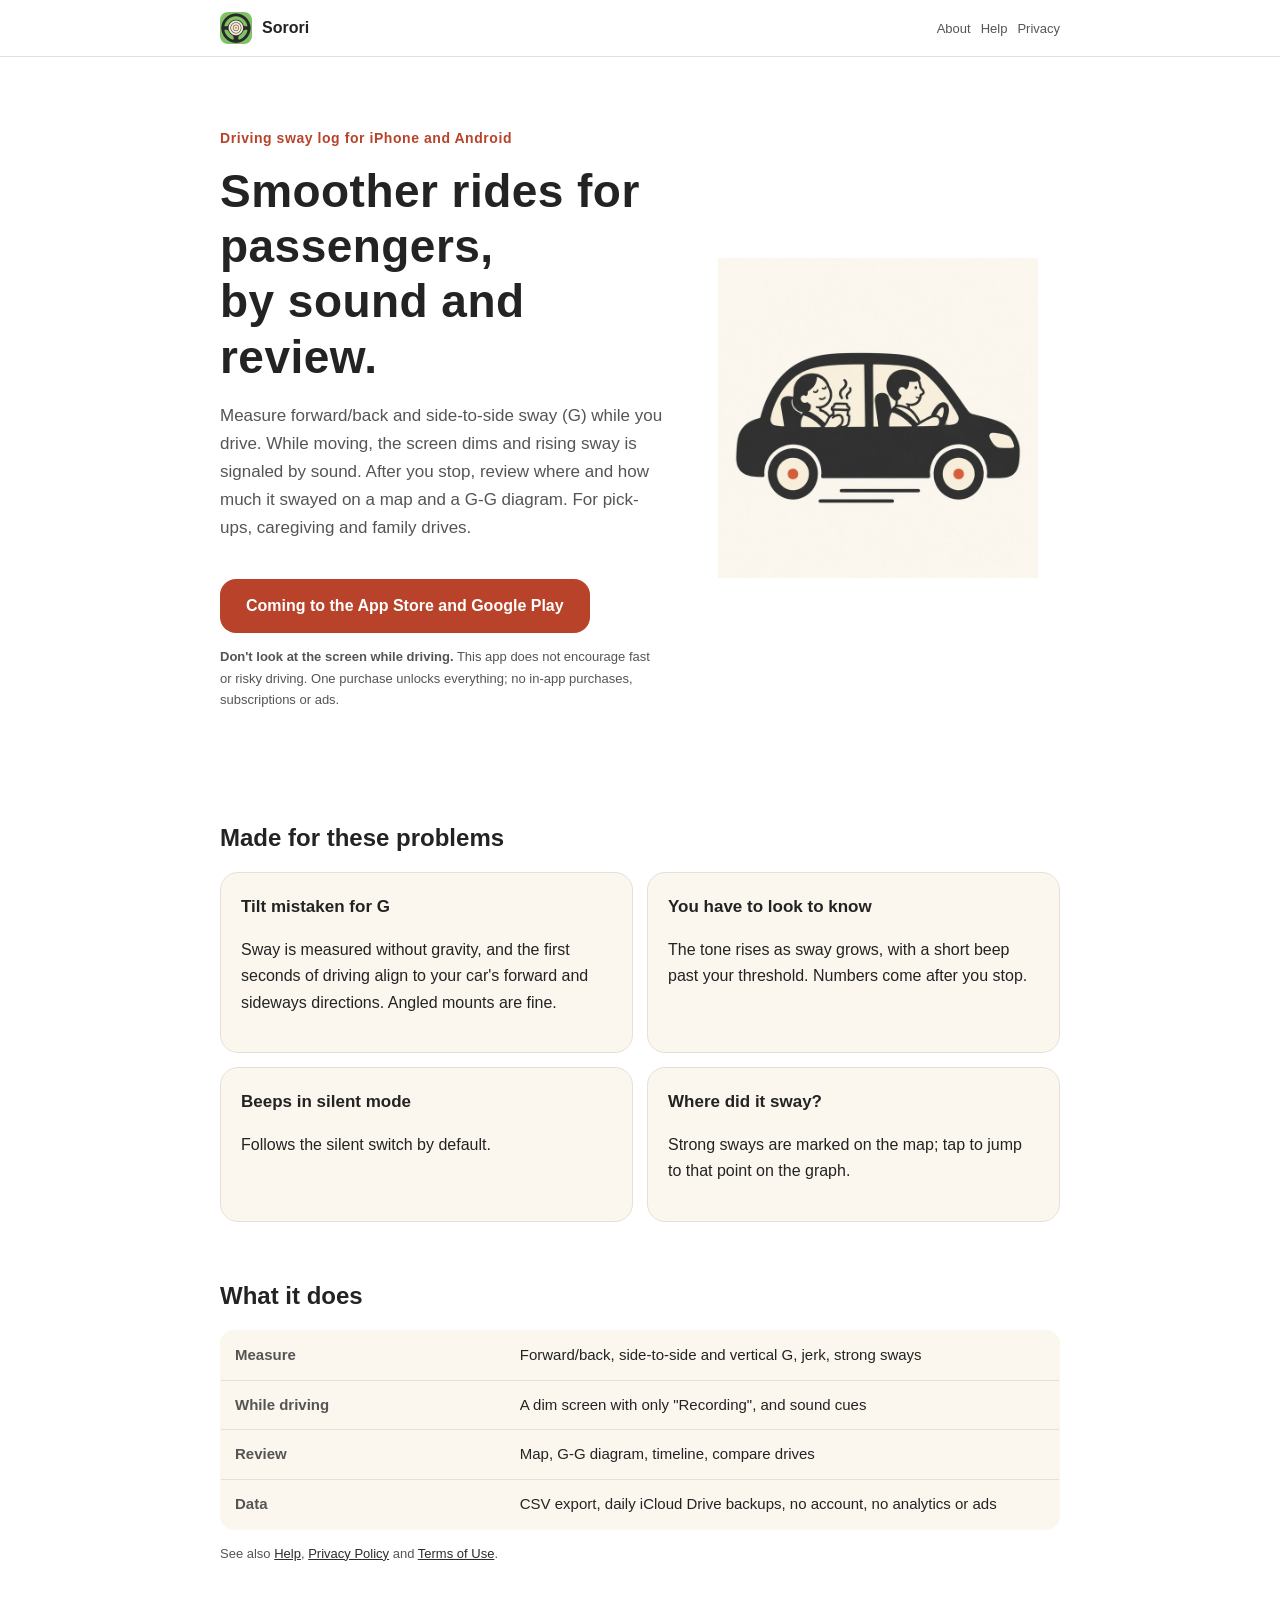
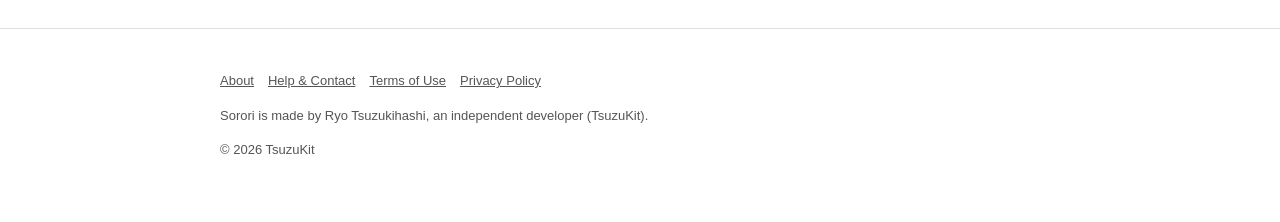
<file: index.html>
<!DOCTYPE html>
<html lang="ja" data-title-ja="そろり｜運転の G メーターと揺れの記録" data-title-en="Sorori | Smooth driving G-meter">
<head>
<meta charset="UTF-8">
<meta name="viewport" content="width=device-width, initial-scale=1">
<script>(function(){var l=navigator.languages&&navigator.languages.length?navigator.languages:[navigator.language||"ja"],p="en";for(var i=0;i<l.length;i++){var c=String(l[i]).toLowerCase();if(c.indexOf("ja")===0){p="ja";break}if(c.indexOf("en")===0){p="en";break}}var d=document.documentElement;d.lang=p;var t=d.getAttribute("data-title-"+p);if(t){document.title=t}})();</script>
<title>そろり｜運転の G メーターと揺れの記録</title>
<meta name="description" content="運転の前後と左右の揺れを測り、走っているあいだは画面を見ずに音で知らせる。止まってから地図で振り返る。同乗者が揺れない、なめらかな運転に。買い切り・広告なし。 / Measure forward and side-to-side sway while driving, hear it instead of looking, and review it on a map after you stop. For smoother rides for your passengers. One purchase, no ads.">
<meta property="og:title" content="そろり｜運転の G メーターと揺れの記録">
<meta property="og:description" content="運転の前後と左右の揺れを測り、走っているあいだは画面を見ずに音で知らせる。止まってから地図で振り返る。同乗者が揺れない、なめらかな運転に。買い切り・広告なし。">
<meta property="og:type" content="website">
<meta property="og:url" content="https://sorori.tsuzukit.com/">
<meta property="og:image" content="https://sorori.tsuzukit.com/assets/og.jpg">
<link rel="icon" href="assets/icon.png">
<link rel="apple-touch-icon" href="assets/icon.png">
<link rel="stylesheet" href="style.css">
</head>
<body>
<div data-l="ja" lang="ja">
<header class="site"><div class="wrap">
<a class="brand" href="./"><img src="assets/icon.png" alt="" width="32" height="32">そろり</a>
<nav class="site"><a href="./">紹介</a><a href="support.html">使い方</a><a href="privacy.html">プライバシー</a></nav>
</div></header>
<main class="wrap">
<section class="hero">
<div>
<p class="eyebrow">iPhone・Android の運転の揺れの記録</p>
<h1>同乗者が揺れない運転を、<br>音と振り返りで。</h1>
<p class="lead">運転の前後と左右の揺れ（G）を測ります。走っているあいだは画面を暗くして、揺れが強くなると音で知らせます。止まってから、どこでどれだけ揺れたかを地図と GG ダイアグラムで振り返れます。送迎・介護・家族のドライブに。</p>
<a class="cta" href="#store" id="store">App Store・Google Play で配信予定</a>
<p class="note"><strong>運転中は画面を見ないでください。</strong>速く走ることや危ない運転をすすめるアプリではありません。買い切りで全部の機能が使え、アプリ内課金・サブスクリプション・広告はありません。</p>
</div>
<img src="assets/hero.jpg" alt="車の中で揺れを音で知らせるイラスト" width="360">
</section>

<h2>こんな困りごとのために</h2>
<div class="grid two">
<div class="card"><h3>傾きを G と取り違える</h3><p>重力を除いた揺れを測り、走り出しの数秒で車の前後と左右に向きを合わせます。ホルダーに斜めに付けても大丈夫。</p></div>
<div class="card"><h3>画面を見ないと分からない</h3><p>揺れが強くなると音が高く、しきいをこえると短い音。数字は止まってから。</p></div>
<div class="card"><h3>マナーモードでも鳴る</h3><p>既定で消音のスイッチに従います。</p></div>
<div class="card"><h3>どこで揺れたか分からない</h3><p>強い揺れの回を地図に印。押すとその場所の揺れの線へ。</p></div>
</div>

<h2>できること</h2>
<table>
<tr><th>測る</th><td>前後・左右・上下の G・揺れの急さ（躍度）・強い揺れの回</td></tr>
<tr><th>走っているあいだ</th><td>暗い画面と「記録中」だけ・音で知らせる</td></tr>
<tr><th>振り返る</th><td>地図・GG ダイアグラム・時間の線・走行どうしの比べ</td></tr>
<tr><th>データ</th><td>CSV の書き出し・iCloud Drive の毎日の控え・アカウントなし・解析と広告なし</td></tr>
</table>
<p class="note"><a href="support.html">使い方</a>・<a href="privacy.html">プライバシーポリシー</a>・<a href="terms.html">利用規約</a>もご覧ください。</p>
</main>
<footer class="site"><div class="wrap">
<p><a href="./">紹介</a><a href="support.html">使い方とお問い合わせ</a><a href="terms.html">利用規約</a><a href="privacy.html">プライバシーポリシー</a></p>
<p>そろりは、個人開発者の續橋涼（TsuzuKit）が作っているアプリです。</p>
<p>© 2026 TsuzuKit</p>
</div></footer>
</div>
<div data-l="en" lang="en">
<header class="site"><div class="wrap">
<a class="brand" href="./"><img src="assets/icon.png" alt="" width="32" height="32">Sorori</a>
<nav class="site"><a href="./">About</a><a href="support.html">Help</a><a href="privacy.html">Privacy</a></nav>
</div></header>
<main class="wrap">
<section class="hero">
<div>
<p class="eyebrow">Driving sway log for iPhone and Android</p>
<h1>Smoother rides for passengers,<br>by sound and review.</h1>
<p class="lead">Measure forward/back and side-to-side sway (G) while you drive. While moving, the screen dims and rising sway is signaled by sound. After you stop, review where and how much it swayed on a map and a G-G diagram. For pick-ups, caregiving and family drives.</p>
<a class="cta" href="#store" id="store">Coming to the App Store and Google Play</a>
<p class="note"><strong>Don't look at the screen while driving.</strong> This app does not encourage fast or risky driving. One purchase unlocks everything; no in-app purchases, subscriptions or ads.</p>
</div>
<img src="assets/hero.jpg" alt="Illustration of sway signaled by sound in a car" width="360">
</section>

<h2>Made for these problems</h2>
<div class="grid two">
<div class="card"><h3>Tilt mistaken for G</h3><p>Sway is measured without gravity, and the first seconds of driving align to your car's forward and sideways directions. Angled mounts are fine.</p></div>
<div class="card"><h3>You have to look to know</h3><p>The tone rises as sway grows, with a short beep past your threshold. Numbers come after you stop.</p></div>
<div class="card"><h3>Beeps in silent mode</h3><p>Follows the silent switch by default.</p></div>
<div class="card"><h3>Where did it sway?</h3><p>Strong sways are marked on the map; tap to jump to that point on the graph.</p></div>
</div>

<h2>What it does</h2>
<table>
<tr><th>Measure</th><td>Forward/back, side-to-side and vertical G, jerk, strong sways</td></tr>
<tr><th>While driving</th><td>A dim screen with only "Recording", and sound cues</td></tr>
<tr><th>Review</th><td>Map, G-G diagram, timeline, compare drives</td></tr>
<tr><th>Data</th><td>CSV export, daily iCloud Drive backups, no account, no analytics or ads</td></tr>
</table>
<p class="note">See also <a href="support.html">Help</a>, <a href="privacy.html">Privacy Policy</a> and <a href="terms.html">Terms of Use</a>.</p>
</main>
<footer class="site"><div class="wrap">
<p><a href="./">About</a><a href="support.html">Help & Contact</a><a href="terms.html">Terms of Use</a><a href="privacy.html">Privacy Policy</a></p>
<p>Sorori is made by Ryo Tsuzukihashi, an independent developer (TsuzuKit).</p>
<p>© 2026 TsuzuKit</p>
</div></footer>
</div>
</body>
</html>
</file>
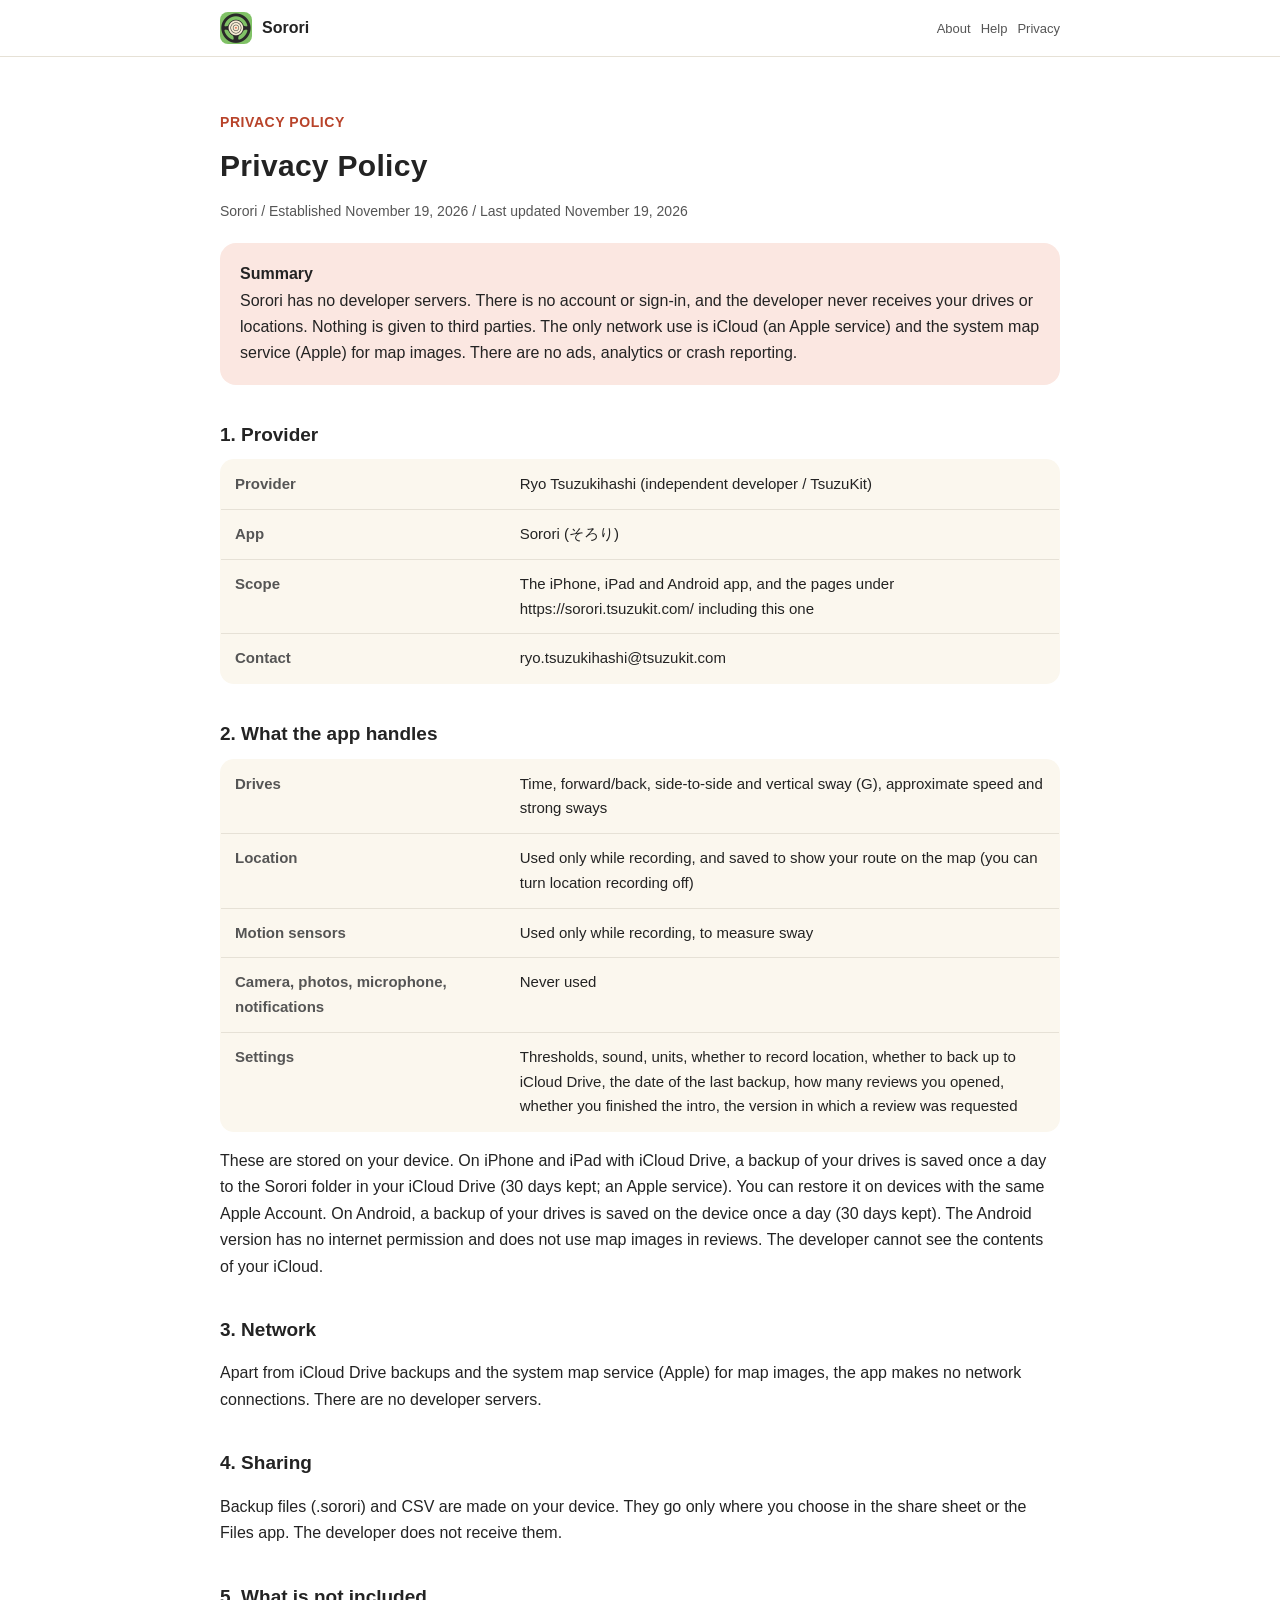
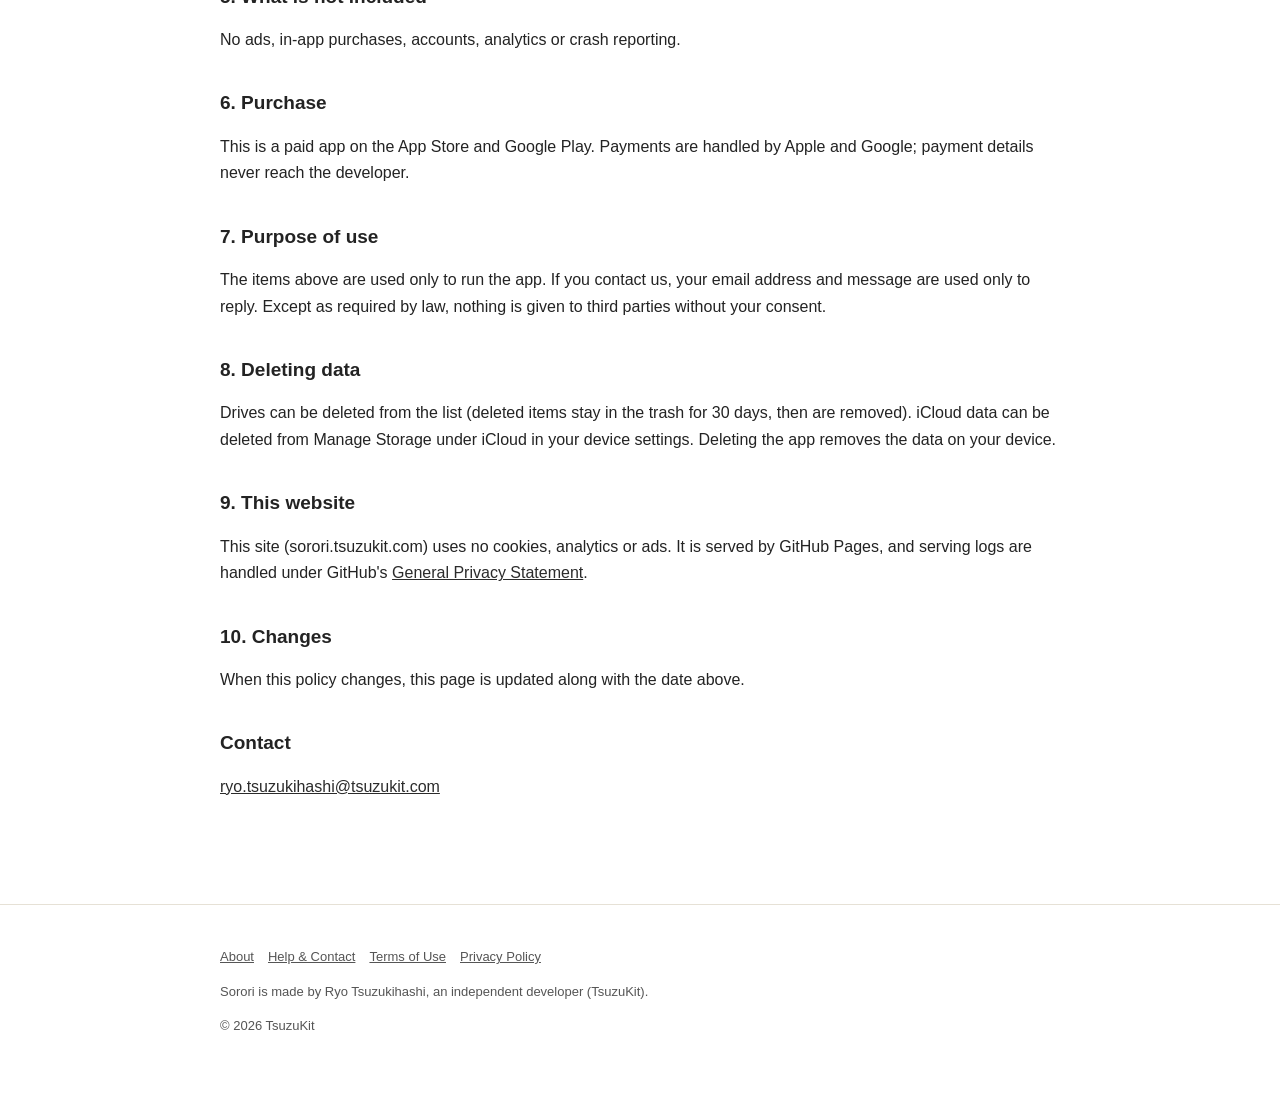
<file: privacy.html>
<!DOCTYPE html>
<html lang="ja" data-title-ja="プライバシーポリシー - そろり" data-title-en="Privacy Policy - Sorori">
<head>
<meta charset="UTF-8">
<meta name="viewport" content="width=device-width, initial-scale=1">
<script>(function(){var l=navigator.languages&&navigator.languages.length?navigator.languages:[navigator.language||"ja"],p="en";for(var i=0;i<l.length;i++){var c=String(l[i]).toLowerCase();if(c.indexOf("ja")===0){p="ja";break}if(c.indexOf("en")===0){p="en";break}}var d=document.documentElement;d.lang=p;var t=d.getAttribute("data-title-"+p);if(t){document.title=t}})();</script>
<title>プライバシーポリシー - そろり</title>
<meta name="description" content="そろりのプライバシーポリシー。開発者は個人情報を集めません。走行の記録と位置は端末の外に送りません。 / Privacy Policy for Sorori. The developer collects no personal information. Your drives and locations never leave your device.">
<meta property="og:title" content="プライバシーポリシー - そろり">
<meta property="og:description" content="そろりのプライバシーポリシー。開発者は個人情報を集めません。走行の記録と位置は端末の外に送りません。">
<meta property="og:type" content="website">
<meta property="og:url" content="https://sorori.tsuzukit.com/privacy.html">
<meta property="og:image" content="https://sorori.tsuzukit.com/assets/og.jpg">
<link rel="icon" href="assets/icon.png">
<link rel="apple-touch-icon" href="assets/icon.png">
<link rel="stylesheet" href="style.css">
</head>
<body>
<div data-l="ja" lang="ja">
<header class="site"><div class="wrap">
<a class="brand" href="./"><img src="assets/icon.png" alt="" width="32" height="32">そろり</a>
<nav class="site"><a href="./">紹介</a><a href="support.html">使い方</a><a href="privacy.html">プライバシー</a></nav>
</div></header>
<main class="wrap">
<article class="doc">
<p class="eyebrow">PRIVACY POLICY</p>
<h1>プライバシーポリシー</h1>
<p class="meta">そろり／制定日 2026年11月19日／改定日 2026年11月19日</p>
<div class="summary"><strong>このポリシーの要旨</strong><br>そろりは、開発者のサーバーを持たないアプリです。アカウント登録やログインはなく、開発者があなたの走行の記録や位置を受け取ることはありません。第三者に渡すこともありません。通信は iCloud（Apple のサービス）と、地図の絵を出すための OS の地図のサービスだけです。広告、分析ツール、クラッシュを報告する仕組みは入れていません。</div>
<h2>1. 提供者</h2>
<table>
<tr><th>提供者</th><td>續橋涼（個人開発者 / TsuzuKit）</td></tr>
<tr><th>アプリ名</th><td>そろり（英語名 Sorori）</td></tr>
<tr><th>対象</th><td>iPhone・iPad・Android 向けアプリと、このページを含む https://sorori.tsuzukit.com/ 配下のページ</td></tr>
<tr><th>連絡先</th><td>ryo.tsuzukihashi@tsuzukit.com</td></tr>
</table>
<h2>2. アプリが扱うもの</h2>
<table>
<tr><th>走行の記録</th><td>時刻・前後と左右と上下の揺れ（G）・速度の目安・強い揺れの回</td></tr>
<tr><th>位置</th><td>記録中だけ使い、走った道を地図に出すために保存します（設定で記録しないこともできます）</td></tr>
<tr><th>モーションセンサー</th><td>記録中だけ揺れを測るために使います</td></tr>
<tr><th>カメラ・写真・マイク・通知</th><td>使いません</td></tr>
<tr><th>アプリの設定</th><td>しきい・音・単位・位置を記録するか・iCloud Drive に控えるか・最後に控えた日・振り返りを開いた回数・案内を終えたかどうか・レビューのお願いを出した版</td></tr>
</table>
<p>これらは端末の中に保存します。iCloud Drive が使える iPhone・iPad では、走行の控えを毎日1回あなたの iCloud Drive の「Sorori」のフォルダに置きます（30 日分。Apple のサービス）。同じ Apple アカウントの端末から戻せます。Android では、走行の控えを毎日1回この端末の中に置きます（30 日分）。Android 版はインターネットの権限を持たず、振り返りでは地図の絵を使いません。開発者は、あなたの iCloud の中身を見ることはできません。</p>
<h2>3. 通信</h2>
<p>iCloud Drive への控えと、地図の絵を出すための OS の地図のサービス（Apple）のほかに、通信はしません。開発者のサーバーはありません。</p>
<h2>4. 書き出し</h2>
<p>控えのファイル（.sorori）と CSV は端末の中で作ります。送り先は、あなたが共有の画面やファイル App で選んだ場所です。開発者には届きません。</p>
<h2>5. 入れていないもの</h2>
<p>広告・アプリ内課金・アカウント登録・分析ツール・クラッシュの報告は入れていません。</p>
<h2>6. 購入</h2>
<p>本アプリは App Store と Google Play の有料アプリです。お支払いは Apple・Google が処理し、支払いの情報は開発者には届きません。</p>
<h2>7. 情報を使う目的</h2>
<p>上のものは、アプリを動かすためだけに使います。お問い合わせをいただいたときは、メールアドレスと内容をお返事のためだけに使います。法令にもとづく場合を除き、本人の同意なく第三者に渡すことはありません。</p>
<h2>8. 消したいとき</h2>
<p>走行は、一覧から消せます（消したものはゴミ箱に30日残り、そのあと消えます）。iCloud の記録は、端末の設定の iCloud の「ストレージを管理」から消せます。アプリを消すと、端末の中のデータは消えます。</p>
<h2>9. このウェブサイトについて</h2>
<p>このサイト（sorori.tsuzukit.com）は、Cookie も、アクセスを計測する仕組みも、広告も使っていません。サイトは GitHub Pages で配信しており、配信の記録は GitHub の <a href="https://docs.github.com/ja/site-policy/privacy-policies/github-general-privacy-statement">プライバシーについての声明</a> に沿って扱われます。</p>
<h2>10. 改定</h2>
<p>このポリシーを変えるときは、このページを書きかえ、上の改定日を新しくします。</p>
<h2>お問い合わせ</h2>
<p><a href="mailto:ryo.tsuzukihashi@tsuzukit.com">ryo.tsuzukihashi@tsuzukit.com</a></p>
</article>
</main>
<footer class="site"><div class="wrap">
<p><a href="./">紹介</a><a href="support.html">使い方とお問い合わせ</a><a href="terms.html">利用規約</a><a href="privacy.html">プライバシーポリシー</a></p>
<p>そろりは、個人開発者の續橋涼（TsuzuKit）が作っているアプリです。</p>
<p>© 2026 TsuzuKit</p>
</div></footer>
</div>
<div data-l="en" lang="en">
<header class="site"><div class="wrap">
<a class="brand" href="./"><img src="assets/icon.png" alt="" width="32" height="32">Sorori</a>
<nav class="site"><a href="./">About</a><a href="support.html">Help</a><a href="privacy.html">Privacy</a></nav>
</div></header>
<main class="wrap">
<article class="doc">
<p class="eyebrow">PRIVACY POLICY</p>
<h1>Privacy Policy</h1>
<p class="meta">Sorori / Established November 19, 2026 / Last updated November 19, 2026</p>
<div class="summary"><strong>Summary</strong><br>Sorori has no developer servers. There is no account or sign-in, and the developer never receives your drives or locations. Nothing is given to third parties. The only network use is iCloud (an Apple service) and the system map service (Apple) for map images. There are no ads, analytics or crash reporting.</div>
<h2>1. Provider</h2>
<table>
<tr><th>Provider</th><td>Ryo Tsuzukihashi (independent developer / TsuzuKit)</td></tr>
<tr><th>App</th><td>Sorori (そろり)</td></tr>
<tr><th>Scope</th><td>The iPhone, iPad and Android app, and the pages under https://sorori.tsuzukit.com/ including this one</td></tr>
<tr><th>Contact</th><td>ryo.tsuzukihashi@tsuzukit.com</td></tr>
</table>
<h2>2. What the app handles</h2>
<table>
<tr><th>Drives</th><td>Time, forward/back, side-to-side and vertical sway (G), approximate speed and strong sways</td></tr>
<tr><th>Location</th><td>Used only while recording, and saved to show your route on the map (you can turn location recording off)</td></tr>
<tr><th>Motion sensors</th><td>Used only while recording, to measure sway</td></tr>
<tr><th>Camera, photos, microphone, notifications</th><td>Never used</td></tr>
<tr><th>Settings</th><td>Thresholds, sound, units, whether to record location, whether to back up to iCloud Drive, the date of the last backup, how many reviews you opened, whether you finished the intro, the version in which a review was requested</td></tr>
</table>
<p>These are stored on your device. On iPhone and iPad with iCloud Drive, a backup of your drives is saved once a day to the Sorori folder in your iCloud Drive (30 days kept; an Apple service). You can restore it on devices with the same Apple Account. On Android, a backup of your drives is saved on the device once a day (30 days kept). The Android version has no internet permission and does not use map images in reviews. The developer cannot see the contents of your iCloud.</p>
<h2>3. Network</h2>
<p>Apart from iCloud Drive backups and the system map service (Apple) for map images, the app makes no network connections. There are no developer servers.</p>
<h2>4. Sharing</h2>
<p>Backup files (.sorori) and CSV are made on your device. They go only where you choose in the share sheet or the Files app. The developer does not receive them.</p>
<h2>5. What is not included</h2>
<p>No ads, in-app purchases, accounts, analytics or crash reporting.</p>
<h2>6. Purchase</h2>
<p>This is a paid app on the App Store and Google Play. Payments are handled by Apple and Google; payment details never reach the developer.</p>
<h2>7. Purpose of use</h2>
<p>The items above are used only to run the app. If you contact us, your email address and message are used only to reply. Except as required by law, nothing is given to third parties without your consent.</p>
<h2>8. Deleting data</h2>
<p>Drives can be deleted from the list (deleted items stay in the trash for 30 days, then are removed). iCloud data can be deleted from Manage Storage under iCloud in your device settings. Deleting the app removes the data on your device.</p>
<h2>9. This website</h2>
<p>This site (sorori.tsuzukit.com) uses no cookies, analytics or ads. It is served by GitHub Pages, and serving logs are handled under GitHub's <a href="https://docs.github.com/en/site-policy/privacy-policies/github-general-privacy-statement">General Privacy Statement</a>.</p>
<h2>10. Changes</h2>
<p>When this policy changes, this page is updated along with the date above.</p>
<h2>Contact</h2>
<p><a href="mailto:ryo.tsuzukihashi@tsuzukit.com">ryo.tsuzukihashi@tsuzukit.com</a></p>
</article>
</main>
<footer class="site"><div class="wrap">
<p><a href="./">About</a><a href="support.html">Help & Contact</a><a href="terms.html">Terms of Use</a><a href="privacy.html">Privacy Policy</a></p>
<p>Sorori is made by Ryo Tsuzukihashi, an independent developer (TsuzuKit).</p>
<p>© 2026 TsuzuKit</p>
</div></footer>
</div>
</body>
</html>
</file>
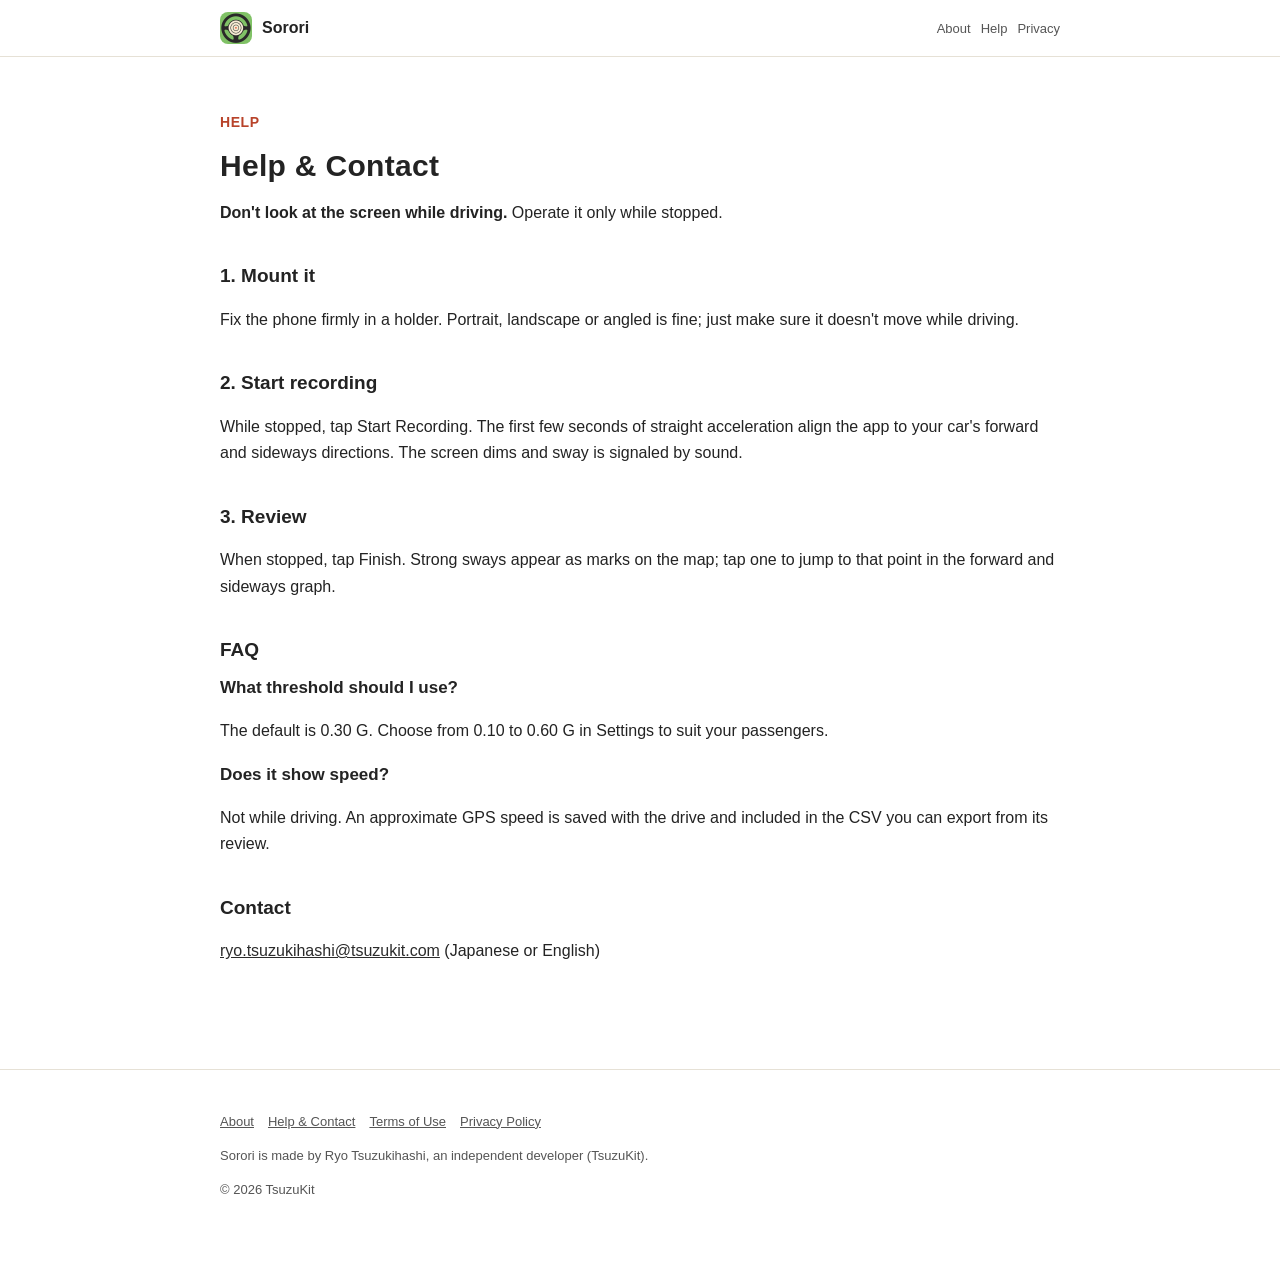
<file: support.html>
<!DOCTYPE html>
<html lang="ja" data-title-ja="使い方とお問い合わせ - そろり" data-title-en="Help &amp; Contact - Sorori">
<head>
<meta charset="UTF-8">
<meta name="viewport" content="width=device-width, initial-scale=1">
<script>(function(){var l=navigator.languages&&navigator.languages.length?navigator.languages:[navigator.language||"ja"],p="en";for(var i=0;i<l.length;i++){var c=String(l[i]).toLowerCase();if(c.indexOf("ja")===0){p="ja";break}if(c.indexOf("en")===0){p="en";break}}var d=document.documentElement;d.lang=p;var t=d.getAttribute("data-title-"+p);if(t){document.title=t}})();</script>
<title>使い方とお問い合わせ - そろり</title>
<meta name="description" content="そろりの使い方（取り付け・記録・音・振り返り・しきい）とよくあるご質問、お問い合わせ。 / How to use Sorori (mounting, recording, sound, review, thresholds), FAQ and contact.">
<meta property="og:title" content="使い方とお問い合わせ - そろり">
<meta property="og:description" content="そろりの使い方（取り付け・記録・音・振り返り・しきい）とよくあるご質問、お問い合わせ。">
<meta property="og:type" content="website">
<meta property="og:url" content="https://sorori.tsuzukit.com/support.html">
<meta property="og:image" content="https://sorori.tsuzukit.com/assets/og.jpg">
<link rel="icon" href="assets/icon.png">
<link rel="apple-touch-icon" href="assets/icon.png">
<link rel="stylesheet" href="style.css">
</head>
<body>
<div data-l="ja" lang="ja">
<header class="site"><div class="wrap">
<a class="brand" href="./"><img src="assets/icon.png" alt="" width="32" height="32">そろり</a>
<nav class="site"><a href="./">紹介</a><a href="support.html">使い方</a><a href="privacy.html">プライバシー</a></nav>
</div></header>
<main class="wrap">
<article class="doc">
<p class="eyebrow">HELP</p>
<h1>使い方とお問い合わせ</h1>
<p><strong>運転中は画面を見ないでください。</strong>操作は止まっているときに。</p>
<h2>1. 取り付ける</h2>
<p>ホルダーにしっかり付けます。縦でも横でも、斜めでもかまいません。走行中に動かないようにしてください。</p>
<h2>2. 記録をはじめる</h2>
<p>止まっているときに［記録をはじめる］。走り出しのまっすぐな加速の数秒で、車の前後と左右に向きを合わせます。画面は暗くなり、揺れは音で知らせます。</p>
<h2>3. 振り返る</h2>
<p>止まったら［おわる］。強い揺れの回が地図に印で出ます。押すと、その場所の前後と左右の揺れの線へ。</p>
<h2>よくあるご質問</h2>
<h3>しきいはどれくらいがよいですか</h3>
<p>既定は 0.30 G です。同乗する人に合わせて、設定で 0.10〜0.60 G から選べます。</p>
<h3>速度は出ますか</h3>
<p>走っているあいだは出しません。記録に GPS の速度の目安を残し、振り返りの画面から書き出す CSV で見られます。</p>
<h2>お問い合わせ</h2>
<p><a href="mailto:ryo.tsuzukihashi@tsuzukit.com">ryo.tsuzukihashi@tsuzukit.com</a>（日本語・英語）</p>
</article>
</main>
<footer class="site"><div class="wrap">
<p><a href="./">紹介</a><a href="support.html">使い方とお問い合わせ</a><a href="terms.html">利用規約</a><a href="privacy.html">プライバシーポリシー</a></p>
<p>そろりは、個人開発者の續橋涼（TsuzuKit）が作っているアプリです。</p>
<p>© 2026 TsuzuKit</p>
</div></footer>
</div>
<div data-l="en" lang="en">
<header class="site"><div class="wrap">
<a class="brand" href="./"><img src="assets/icon.png" alt="" width="32" height="32">Sorori</a>
<nav class="site"><a href="./">About</a><a href="support.html">Help</a><a href="privacy.html">Privacy</a></nav>
</div></header>
<main class="wrap">
<article class="doc">
<p class="eyebrow">HELP</p>
<h1>Help &amp; Contact</h1>
<p><strong>Don't look at the screen while driving.</strong> Operate it only while stopped.</p>
<h2>1. Mount it</h2>
<p>Fix the phone firmly in a holder. Portrait, landscape or angled is fine; just make sure it doesn't move while driving.</p>
<h2>2. Start recording</h2>
<p>While stopped, tap Start Recording. The first few seconds of straight acceleration align the app to your car's forward and sideways directions. The screen dims and sway is signaled by sound.</p>
<h2>3. Review</h2>
<p>When stopped, tap Finish. Strong sways appear as marks on the map; tap one to jump to that point in the forward and sideways graph.</p>
<h2>FAQ</h2>
<h3>What threshold should I use?</h3>
<p>The default is 0.30 G. Choose from 0.10 to 0.60 G in Settings to suit your passengers.</p>
<h3>Does it show speed?</h3>
<p>Not while driving. An approximate GPS speed is saved with the drive and included in the CSV you can export from its review.</p>
<h2>Contact</h2>
<p><a href="mailto:ryo.tsuzukihashi@tsuzukit.com">ryo.tsuzukihashi@tsuzukit.com</a> (Japanese or English)</p>
</article>
</main>
<footer class="site"><div class="wrap">
<p><a href="./">About</a><a href="support.html">Help & Contact</a><a href="terms.html">Terms of Use</a><a href="privacy.html">Privacy Policy</a></p>
<p>Sorori is made by Ryo Tsuzukihashi, an independent developer (TsuzuKit).</p>
<p>© 2026 TsuzuKit</p>
</div></footer>
</div>
</body>
</html>
</file>
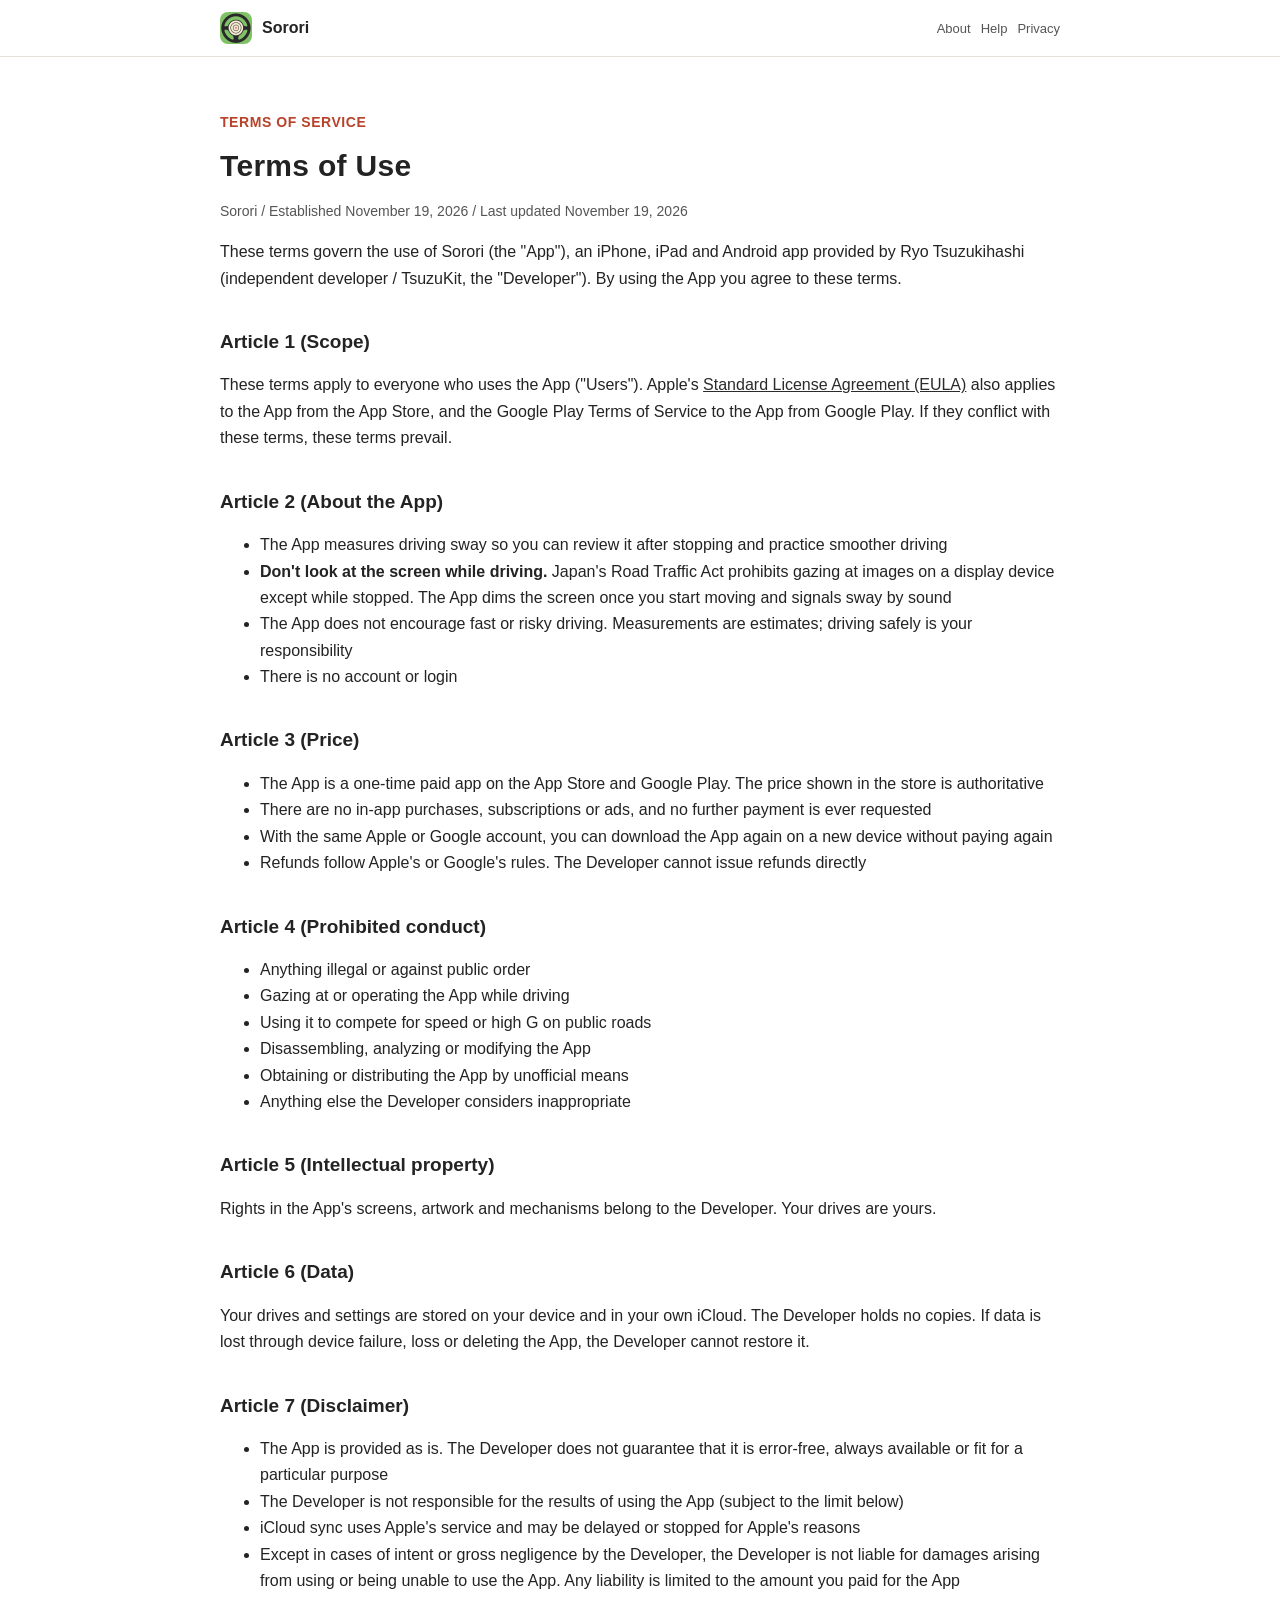
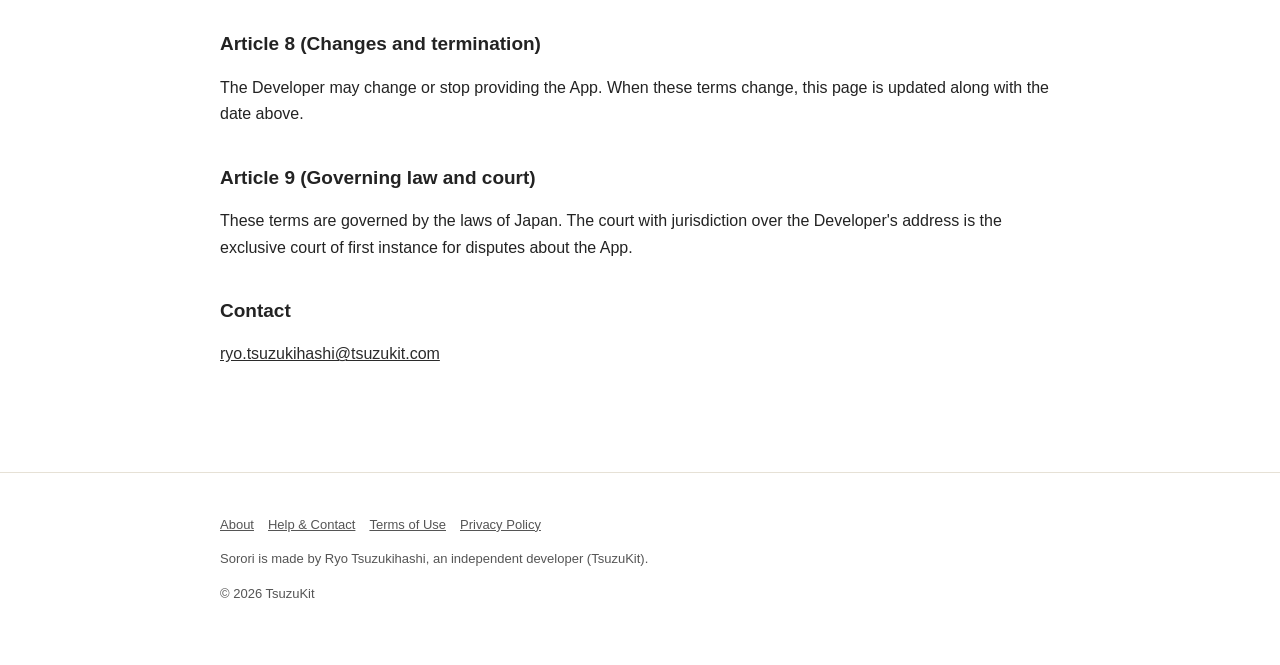
<file: terms.html>
<!DOCTYPE html>
<html lang="ja" data-title-ja="利用規約 - そろり" data-title-en="Terms of Use - Sorori">
<head>
<meta charset="UTF-8">
<meta name="viewport" content="width=device-width, initial-scale=1">
<script>(function(){var l=navigator.languages&&navigator.languages.length?navigator.languages:[navigator.language||"ja"],p="en";for(var i=0;i<l.length;i++){var c=String(l[i]).toLowerCase();if(c.indexOf("ja")===0){p="ja";break}if(c.indexOf("en")===0){p="en";break}}var d=document.documentElement;d.lang=p;var t=d.getAttribute("data-title-"+p);if(t){document.title=t}})();</script>
<title>利用規約 - そろり</title>
<meta name="description" content="そろりの利用規約。 / Terms of Use for Sorori.">
<meta property="og:title" content="利用規約 - そろり">
<meta property="og:description" content="そろりの利用規約。">
<meta property="og:type" content="website">
<meta property="og:url" content="https://sorori.tsuzukit.com/terms.html">
<meta property="og:image" content="https://sorori.tsuzukit.com/assets/og.jpg">
<link rel="icon" href="assets/icon.png">
<link rel="apple-touch-icon" href="assets/icon.png">
<link rel="stylesheet" href="style.css">
</head>
<body>
<div data-l="ja" lang="ja">
<header class="site"><div class="wrap">
<a class="brand" href="./"><img src="assets/icon.png" alt="" width="32" height="32">そろり</a>
<nav class="site"><a href="./">紹介</a><a href="support.html">使い方</a><a href="privacy.html">プライバシー</a></nav>
</div></header>
<main class="wrap">
<article class="doc">
<p class="eyebrow">TERMS OF SERVICE</p>
<h1>利用規約</h1>
<p class="meta">そろり／制定日 2026年11月19日／改定日 2026年11月19日</p>
<p>この規約は、續橋涼（個人開発者 / TsuzuKit。以下「開発者」）が提供する iPhone・iPad・Android アプリ「そろり」（以下「本アプリ」）を使うときの決まりです。本アプリを使った時点で、この規約に同意したものとします。</p>
<h2>第1条（適用）</h2>
<p>この規約は、本アプリを使うすべての方（以下「利用者」）に適用されます。App Store から入れた本アプリには、Apple が定める<a href="https://www.apple.com/legal/internet-services/itunes/dev/stdeula/">標準のライセンス契約（EULA）</a>も、Google Play から入れた本アプリには Google Play の利用規約も、あわせて適用されます。この規約とそれらが食い違うときは、この規約を優先します。</p>
<h2>第2条（本アプリについて）</h2>
<ul>
<li>本アプリは、運転の揺れを測り、止まってから振り返って、なめらかな運転の練習に使うための道具です</li>
<li><strong>運転中は画面を見ないでください。</strong>道路交通法では、停止しているときを除き、画像表示用装置に表示された画像を注視してはいけません。本アプリは走り出すと画面を暗くし、揺れは音で知らせます</li>
<li>本アプリは速く走ることや危ない運転をすすめません。測った値は目安で、運転の安全は利用者の責任です</li>
<li>アカウント登録やログインはありません</li>
</ul>
<h2>第3条（料金）</h2>
<ul>
<li>本アプリは、App Store・Google Play で購入する買い切りの有料アプリです。価格はストアに表示されるものが正です</li>
<li>アプリ内課金、サブスクリプション、広告はありません。購入したあとに追加の支払いを求めることはありません</li>
<li>同じ Apple アカウント・Google アカウントであれば、機種変更やアプリの入れ直しのときに、もう一度お支払いいただかずにダウンロードできます</li>
<li>返金は Apple・Google の規定に従います。開発者が直接返金することはできません</li>
</ul>
<h2>第4条（禁止事項）</h2>
<p>本アプリを使うとき、次のことをしてはいけません。</p>
<ul>
<li>法令や公序良俗に反すること</li>
<li>運転中に本アプリの画面を注視したり、操作したりすること</li>
<li>公道で速さや強い G を競うために使うこと</li>
<li>本アプリを分解・解析・改変すること</li>
<li>本アプリを正規の方法以外で入手したり、配ったりすること</li>
<li>そのほか、開発者が不適切と判断すること</li>
</ul>
<h2>第5条（知的財産）</h2>
<p>本アプリの画面・絵・仕組みについての権利は、開発者にあります。利用者の走行の記録は、利用者のものです。</p>
<h2>第6条（データ）</h2>
<p>走行・設定は、利用者の端末と、利用者の iCloud に保存されます。開発者はその記録を持っていません。端末の故障や紛失、アプリの削除などで消えても、開発者は元に戻すことができません。</p>
<h2>第7条（免責事項）</h2>
<ul>
<li>本アプリは、そのままの状態で提供します。開発者は、本アプリに誤りがないこと、いつでも使えること、特定の目的に合うことを保証しません</li>
<li>本アプリを使った結果について、開発者は責任を負いません（下の項の上限のとおり）</li>
<li>iCloud の同期は Apple のサービスを使うため、Apple の都合で遅れたり止まったりすることがあります</li>
<li>本アプリを使ったこと、または使えなかったことで利用者や周りの人に損害が生じても、開発者に故意または重大な過失がある場合を除き、開発者は責任を負いません。責任を負う場合も、利用者が本アプリに支払った金額を上限とします</li>
</ul>
<h2>第8条（変更と終了）</h2>
<p>開発者は、本アプリの内容を変えること、提供を終えることがあります。この規約を変えるときは、このページを書きかえ、上の改定日を新しくします。</p>
<h2>第9条（準拠法と裁判所）</h2>
<p>この規約は日本法に従います。本アプリについての争いは、開発者の住所地を管轄する裁判所を、第一審の専属的な合意管轄裁判所とします。</p>
<h2>お問い合わせ</h2>
<p><a href="mailto:ryo.tsuzukihashi@tsuzukit.com">ryo.tsuzukihashi@tsuzukit.com</a></p>
</article>
</main>
<footer class="site"><div class="wrap">
<p><a href="./">紹介</a><a href="support.html">使い方とお問い合わせ</a><a href="terms.html">利用規約</a><a href="privacy.html">プライバシーポリシー</a></p>
<p>そろりは、個人開発者の續橋涼（TsuzuKit）が作っているアプリです。</p>
<p>© 2026 TsuzuKit</p>
</div></footer>
</div>
<div data-l="en" lang="en">
<header class="site"><div class="wrap">
<a class="brand" href="./"><img src="assets/icon.png" alt="" width="32" height="32">Sorori</a>
<nav class="site"><a href="./">About</a><a href="support.html">Help</a><a href="privacy.html">Privacy</a></nav>
</div></header>
<main class="wrap">
<article class="doc">
<p class="eyebrow">TERMS OF SERVICE</p>
<h1>Terms of Use</h1>
<p class="meta">Sorori / Established November 19, 2026 / Last updated November 19, 2026</p>
<p>These terms govern the use of Sorori (the "App"), an iPhone, iPad and Android app provided by Ryo Tsuzukihashi (independent developer / TsuzuKit, the "Developer"). By using the App you agree to these terms.</p>
<h2>Article 1 (Scope)</h2>
<p>These terms apply to everyone who uses the App ("Users"). Apple's <a href="https://www.apple.com/legal/internet-services/itunes/dev/stdeula/">Standard License Agreement (EULA)</a> also applies to the App from the App Store, and the Google Play Terms of Service to the App from Google Play. If they conflict with these terms, these terms prevail.</p>
<h2>Article 2 (About the App)</h2>
<ul>
<li>The App measures driving sway so you can review it after stopping and practice smoother driving</li>
<li><strong>Don't look at the screen while driving.</strong> Japan's Road Traffic Act prohibits gazing at images on a display device except while stopped. The App dims the screen once you start moving and signals sway by sound</li>
<li>The App does not encourage fast or risky driving. Measurements are estimates; driving safely is your responsibility</li>
<li>There is no account or login</li>
</ul>
<h2>Article 3 (Price)</h2>
<ul>
<li>The App is a one-time paid app on the App Store and Google Play. The price shown in the store is authoritative</li>
<li>There are no in-app purchases, subscriptions or ads, and no further payment is ever requested</li>
<li>With the same Apple or Google account, you can download the App again on a new device without paying again</li>
<li>Refunds follow Apple's or Google's rules. The Developer cannot issue refunds directly</li>
</ul>
<h2>Article 4 (Prohibited conduct)</h2>
<ul>
<li>Anything illegal or against public order</li>
<li>Gazing at or operating the App while driving</li>
<li>Using it to compete for speed or high G on public roads</li>
<li>Disassembling, analyzing or modifying the App</li>
<li>Obtaining or distributing the App by unofficial means</li>
<li>Anything else the Developer considers inappropriate</li>
</ul>
<h2>Article 5 (Intellectual property)</h2>
<p>Rights in the App's screens, artwork and mechanisms belong to the Developer. Your drives are yours.</p>
<h2>Article 6 (Data)</h2>
<p>Your drives and settings are stored on your device and in your own iCloud. The Developer holds no copies. If data is lost through device failure, loss or deleting the App, the Developer cannot restore it.</p>
<h2>Article 7 (Disclaimer)</h2>
<ul>
<li>The App is provided as is. The Developer does not guarantee that it is error-free, always available or fit for a particular purpose</li>
<li>The Developer is not responsible for the results of using the App (subject to the limit below)</li>
<li>iCloud sync uses Apple's service and may be delayed or stopped for Apple's reasons</li>
<li>Except in cases of intent or gross negligence by the Developer, the Developer is not liable for damages arising from using or being unable to use the App. Any liability is limited to the amount you paid for the App</li>
</ul>
<h2>Article 8 (Changes and termination)</h2>
<p>The Developer may change or stop providing the App. When these terms change, this page is updated along with the date above.</p>
<h2>Article 9 (Governing law and court)</h2>
<p>These terms are governed by the laws of Japan. The court with jurisdiction over the Developer's address is the exclusive court of first instance for disputes about the App.</p>
<h2>Contact</h2>
<p><a href="mailto:ryo.tsuzukihashi@tsuzukit.com">ryo.tsuzukihashi@tsuzukit.com</a></p>
</article>
</main>
<footer class="site"><div class="wrap">
<p><a href="./">About</a><a href="support.html">Help & Contact</a><a href="terms.html">Terms of Use</a><a href="privacy.html">Privacy Policy</a></p>
<p>Sorori is made by Ryo Tsuzukihashi, an independent developer (TsuzuKit).</p>
<p>© 2026 TsuzuKit</p>
</div></footer>
</div>
</body>
</html>
</file>
<file: style.css>
/* そろり — 白い地・墨の文字・朱の差し色（白の上で 4.5:1 以上） */
:root {
  --paper: #ffffff; --card: #fbf7ee; --ink: #232323; --sub: #555555; --line: #e6e1d6;
  --vermilion: #b8432a; --vermilion-soft: #fbe7e1; --navy: #2b2b2b; --correct: #3f7a33;
}
@media (prefers-color-scheme: dark) {
  :root { --paper: #121418; --card: #1b1e24; --ink: #eef0f4; --sub: #b4b9c4; --line: #2a2f38;
    --vermilion: #ffd45c; --vermilion-soft: #2a2618; --navy: #ffd45c; --correct: #9fd08c; }
}
* { box-sizing: border-box; }
html { -webkit-text-size-adjust: 100%; }
body { margin: 0; background: var(--paper); color: var(--ink); line-height: 1.8;
  font-family: -apple-system, BlinkMacSystemFont, "Hiragino Sans", "Hiragino Kaku Gothic ProN", "Noto Sans JP", sans-serif; }
a { color: var(--navy); }
.wrap { max-width: 880px; margin: 0 auto; padding: 0 20px; }
header.site { border-bottom: 1px solid var(--line); background: var(--paper); position: sticky; top: 0; z-index: 5; }
header.site .wrap { display: flex; align-items: center; gap: 16px; min-height: 56px; }
.brand { display: flex; align-items: center; gap: 10px; font-weight: 800; text-decoration: none; color: var(--ink); margin-right: auto; }
.brand img { width: 32px; height: 32px; border-radius: 8px; }
nav.site a { font-size: 14px; text-decoration: none; color: var(--sub); margin-left: 14px; white-space: nowrap; }
nav.site a:hover { color: var(--ink); }
.hero { padding: 56px 0 40px; display: grid; gap: 32px; align-items: center; }
@media (min-width: 760px) { .hero { grid-template-columns: 1.1fr 0.9fr; } }
.eyebrow { color: var(--vermilion); font-weight: 700; font-size: 14px; letter-spacing: 0.04em; }
h1 { font-size: clamp(30px, 6vw, 46px); line-height: 1.35; margin: 8px 0 16px; letter-spacing: 0.01em; }
h2 { font-size: 24px; margin: 56px 0 16px; line-height: 1.5; }
h3 { font-size: 17px; margin: 0 0 6px; }
.lead { font-size: 17px; color: var(--sub); }
.cta { display: inline-block; margin-top: 20px; background: var(--vermilion); color: #ffffff; font-weight: 700; text-decoration: none;
  padding: 14px 26px; border-radius: 16px; }
.note { font-size: 13px; color: var(--sub); }
.hero img { width: 100%; max-width: 320px; height: auto; justify-self: center; }
.grid { display: grid; gap: 14px; }
@media (min-width: 700px) { .grid.two { grid-template-columns: 1fr 1fr; } .grid.three { grid-template-columns: repeat(3, 1fr); } }
.card { background: var(--card); border: 1px solid var(--line); border-radius: 18px; padding: 20px; }
.card.em { background: var(--vermilion-soft); border-color: transparent; }
.steps { counter-reset: step; }
.steps .card { position: relative; padding-left: 62px; }
.steps .card::before { counter-increment: step; content: counter(step); position: absolute; left: 18px; top: 18px; width: 32px; height: 32px;
  border-radius: 50%; border: 2.5px solid var(--vermilion); color: var(--vermilion); font-weight: 800; display: grid; place-items: center; }
table { width: 100%; border-collapse: collapse; background: var(--card); border: 1px solid var(--line); border-radius: 14px; overflow: hidden; }
th, td { text-align: left; padding: 12px 14px; border-bottom: 1px solid var(--line); vertical-align: top; font-size: 15px; }
th { width: 34%; color: var(--sub); font-weight: 600; }
tr:last-child th, tr:last-child td { border-bottom: none; }
.doc { padding: 40px 0 24px; }
.doc h1 { font-size: 30px; }
.doc h2 { font-size: 19px; margin: 36px 0 10px; }
.doc .meta { color: var(--sub); font-size: 14px; }
.doc .summary { background: var(--vermilion-soft); border-radius: 16px; padding: 18px 20px; margin: 20px 0; }
details { background: var(--card); border: 1px solid var(--line); border-radius: 14px; padding: 14px 18px; }
details + details { margin-top: 10px; }
summary { font-weight: 700; cursor: pointer; }
footer.site { border-top: 1px solid var(--line); margin-top: 64px; padding: 28px 0 48px; color: var(--sub); font-size: 13px; }
footer.site a { color: var(--sub); margin-right: 14px; }
.qid { font-family: ui-monospace, SFMono-Regular, Menlo, monospace; background: var(--card); border: 1px solid var(--line);
  border-radius: 8px; padding: 2px 8px; }
/* 端末の言語に合うほうだけ見せる（build.py が両方を1ページに入れる） */
html[lang="ja"] [data-l="en"], html[lang="en"] [data-l="ja"] { display: none; }
[lang="en"] { line-height: 1.65; }
[lang="en"] h1 { line-height: 1.2; }
[lang="en"] nav.site a { font-size: 13px; margin-left: 10px; }
@media (max-width: 480px) { nav.site a { font-size: 12px; margin-left: 8px; } header.site .wrap { gap: 4px; } .brand { gap: 7px; font-size: 15px; } }
.brand { white-space: nowrap; flex-shrink: 0; }
/* 幅の狭い画面では、上の帯の「紹介」を出さない（左のアプリ名が同じ行き先） */
@media (max-width: 480px) { nav.site a:first-child { display: none; } }
</file>
